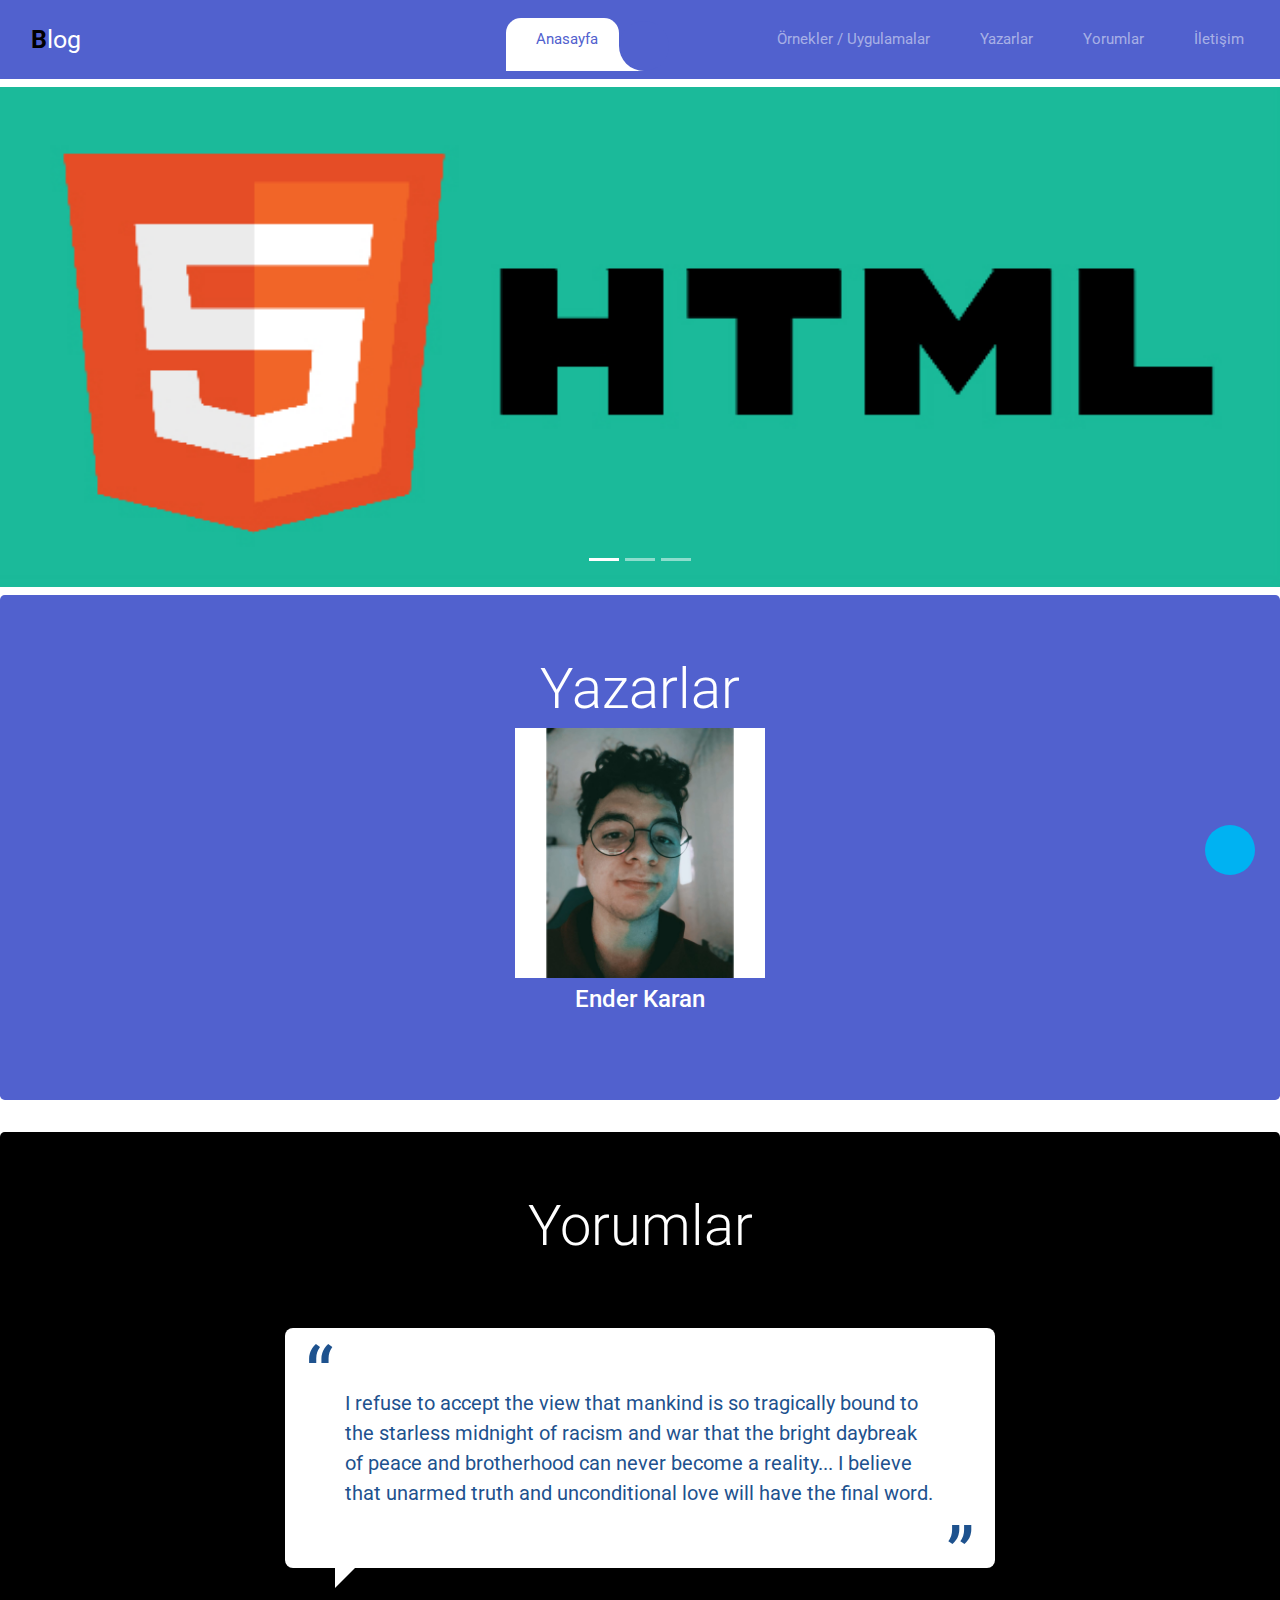
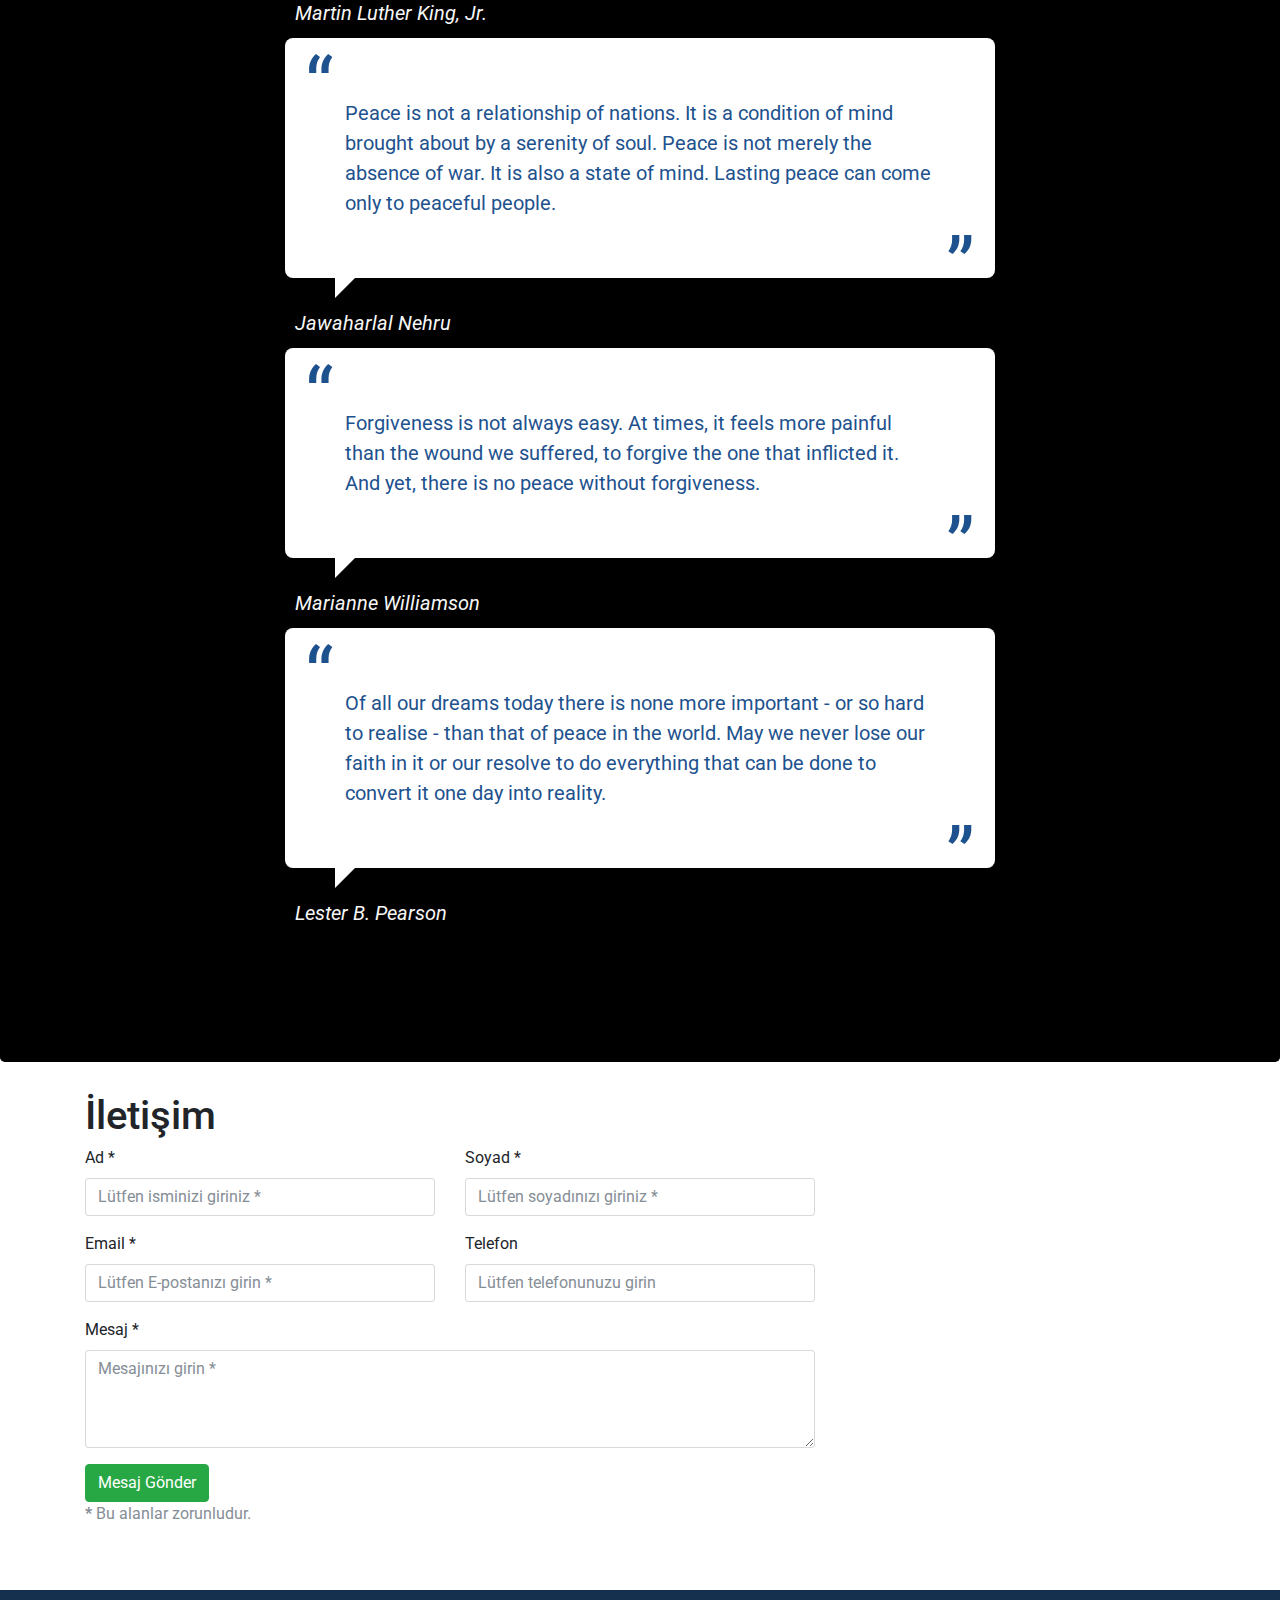
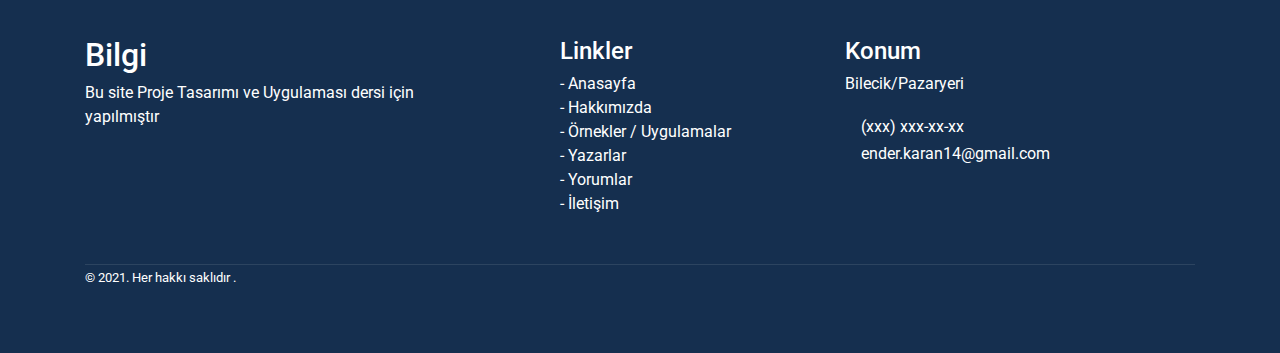
<file: index.html>
<!DOCTYPE html>
<html lang="en">
    <head>
        <meta charset="UTF-8">
        <meta http-equiv="X-UA-Compatible" content="IE=edge">
        <meta name="viewport" content="width=device-width, initial-scale=1.0">
        <!-- Font awesome -->
        <link rel="stylesheet" href="https://cdnjs.cloudflare.com/ajax/libs/font-awesome/6.0.0-beta3/css/all.min.css" integrity="sha512-Fo3rlrZj/k7ujTnHg4CGR2D7kSs0v4LLanw2qksYuRlEzO+tcaEPQogQ0KaoGN26/zrn20ImR1DfuLWnOo7aBA==" crossorigin="anonymous" referrerpolicy="no-referrer" />
        <!-- CSS -->
        <link rel="stylesheet" href="/css/style.css">
        <!-- Bootstrap CSS -->
        <link rel="stylesheet" href="css/bootstrap.css">
        <!-- Favicon -->
        <link rel="icon" href="/images/icon.jpg" type="image/x-icon" />
        <!-- Bootstrap Js -->
        <script src="https://ajax.googleapis.com/ajax/libs/jquery/3.3.1/jquery.min.js"></script>
        <script src="js/popper.js"></script>
        <script src="js/bootstrap.min.js"></script>
        
        <title>Blog</title>
    </head>
<body>
    <!-- Navbar -->
    <nav class="navbar navbar-expand-custom navbar-mainbg">
        <a class="navbar-brand navbar-logo" href="#"><span class="logo-renk">B</span>log</a>
        <button class="navbar-toggler" type="button" aria-controls="navbarSupportedContent" data-toggle="collapse" data-target="#navbarSupportedContent" aria-expanded="false" aria-label="Toggle navigation">
        <i class="fas fa-bars text-white"></i>
        </button>
        <div class="collapse navbar-collapse" id="navbarSupportedContent">
            <ul class="navbar-nav ml-auto">
                <div class="hori-selector"><div class="left"></div><div class="right"></div></div>
                <li class="nav-item">
                    <a class="nav-link" href="index.html"><i class="fas fa-home"></i>Anasayfa</a>
                </li>
                <li class="nav-item active">
                    <a class="nav-link" href="hakkimizda.html"><i class="far fa-address-book"></i>Hakkımızda</a>
                </li>
                <li class="nav-item">
                    <a class="nav-link" href="uygulamalar.html"><i class="far fa-clone"></i>Örnekler / Uygulamalar</a>
                </li>
                <li class="nav-item">
                    <a class="nav-link" href="#yazarlar" onclick="smoothScroll(document.getElementById('yazarlar'))"><i class="far fa-user"></i>Yazarlar</a>
                </li>
                <li class="nav-item">
                    <a class="nav-link" href="#yorumlar" onclick="smoothScroll(document.getElementById('yorumlar'))"><i class="far fa-comments"></i>Yorumlar</a>
                </li>
                <li class="nav-item">
                    <a class="nav-link" href="#iletisim" onclick="smoothScroll(document.getElementById('iletisim'))"><i class="far fa-chart-bar"></i>İletişim</a>
                </li>
            </ul>
        </div>
    </nav>
    <!-- Navbar end -->
    <!-- Progress Bar -->
    <div id="progress-bar"></div>
    <!-- Progress Bar End-->
    
    <!-- Slider -->
    <div id="carouselExampleIndicators" class="carousel slide mt-2" data-ride="carousel">
        <ol class="carousel-indicators">
          <li data-target="#carouselExampleIndicators" data-slide-to="0" class="active"></li>
          <li data-target="#carouselExampleIndicators" data-slide-to="1"></li>
          <li data-target="#carouselExampleIndicators" data-slide-to="2"></li>
        </ol>
        <div class="carousel-inner">
          <div class="carousel-item active">
            <img src="/images/htm.jpg" class="d-block w-100" width="500" height="500" alt="...">
          </div>
          <div class="carousel-item">
            <img src="/images/css.jpg" width="500" height="500" class="d-block w-100" alt="...">
          </div>
          <div class="carousel-item">
            <img src="/images/Javascript-programming-language.jpg" width="500" height="500" class="d-block w-100" alt="...">
          </div>
        </div>
      </div>
    <!-- Slider End-->
    
    <!-- Yazarlar -->
        <div class="yazar" id="yazarlar">
            <div class="jumbotron mt-2 text-white">
                <h1 class="display-4 text-center">Yazarlar</h1>
                <div class="col-md-12 d-flex align-items-center justify-content-around flex-wrap">
                    <div class="col-md-6 mb-3"> 
                      <div class="icons text-center"><img src="/images/IMG-20201114-WA0010.jpg" width="250" height="250" alt=""></div>
                          <h4 class="text-center text-white mt-2">Ender Karan</h4>
                    </div>    
                  </div>
            </div>
        </div>
    <!-- Yazarlar End -->

    <!-- Yorumlar -->
    <div class="jumbotron" id="yorumlar">
        <h1 class="display-4 text-center text-white">Yorumlar</h1>
        <section class="quotes">
            <div class="bubble">
              <blockquote>I refuse to accept the view that mankind is so tragically bound to the starless midnight of racism and war that the bright daybreak of peace and brotherhood can never become a reality... I believe that unarmed truth and unconditional love will have the final word.
           </blockquote>
              <div></div>
              <cite> Martin Luther King, Jr.</cite> </div>
            <div class="bubble">
              <blockquote> Peace is not a relationship of nations. It is a condition of mind brought about by a serenity of soul. Peace is not merely the absence of war. It is also a state of mind. Lasting peace can come only to peaceful people.
          </blockquote>
              <div></div>
              <cite> Jawaharlal Nehru</cite> </div>
            <div class="bubble">
              <blockquote> Forgiveness is not always easy. At times, it feels more painful than the wound we suffered, to forgive the one that inflicted it. And yet, there is no peace without forgiveness.
          </blockquote>
              <div></div>
              <cite> Marianne Williamson</cite> </div>
            <div class="bubble">
              <blockquote>Of all our dreams today there is none more important - or so hard to realise - than that of peace in the world. May we never lose our faith in it or our resolve to do everything that can be done to convert it one day into reality. </blockquote>
              <div></div>
              <cite> Lester B. Pearson</cite> </div>
          </section>
    </div>
    <!-- Yorumlar End -->

    <!-- İletişim -->
    <div class="container" id="iletisim">

        <div class="row">

            <div class="col-lg-8 col-lg-offset-2">
              <h1>İletişim</h1>

                <form id="contact-form" method="post" action="index.html" role="form">

<div class="messages"></div>

<div class="controls">

    <div class="row">
        <div class="col-md-6">
            <div class="form-group">
                <label for="form_name">Ad *</label>
                <input id="form_name" type="text" name="name" class="form-control" placeholder="Lütfen isminizi giriniz *" required="required" data-error="Firstname is required.">
                <div class="help-block with-errors"></div>
            </div>
        </div>
        <div class="col-md-6">
            <div class="form-group">
                <label for="form_lastname">Soyad *</label>
                <input id="form_lastname" type="text" name="surname" class="form-control" placeholder="Lütfen soyadınızı giriniz *" required="required" data-error="Lastname is required.">
                <div class="help-block with-errors"></div>
            </div>
        </div>
    </div>
    <div class="row">
        <div class="col-md-6">
            <div class="form-group">
                <label for="form_email">Email *</label>
                <input id="form_email" type="email" name="email" class="form-control" placeholder="Lütfen E-postanızı girin *" required="required" data-error="Valid email is required.">
                <div class="help-block with-errors"></div>
            </div>
        </div>
        <div class="col-md-6">
            <div class="form-group">
                <label for="form_phone">Telefon</label>
                <input id="form_phone" type="tel" name="phone" class="form-control" placeholder="Lütfen telefonunuzu girin">
                <div class="help-block with-errors"></div>
            </div>
        </div>
    </div>
    <div class="row">
        <div class="col-md-12">
            <div class="form-group">
                <label for="form_message">Mesaj *</label>
                <textarea id="form_message" name="message" class="form-control" placeholder="Mesajınızı girin *" rows="4" required="required" data-error="Please,leave us a message."></textarea>
                <div class="help-block with-errors"></div>
            </div>
        </div>
        <div class="col-md-12">
            <input type="submit" class="btn btn-success btn-send" value="Mesaj Gönder">
        </div>
    </div>
    <div class="row">
        <div class="col-md-12">
            <p class="text-muted"><strong>*</strong> Bu alanlar zorunludur<a href="#" target="_blank"></a>.</p>
        </div>
    </div>
</div>
</form>
            </div>
        </div>
    </div>
<!-- İletişim End -->

<!-- Footer -->
<div class="mt-5 pt-5 pb-5 footer">
    <div class="container">
      <div class="row">
        <div class="col-lg-5 col-xs-12 about-company">
          <h2>Bilgi</h2>
          <p class="pr-5 text-white-50">Bu site Proje Tasarımı ve Uygulaması dersi için yapılmıştır</p>
          <p><a href="https://www.instagram.com/ender.7895/"><i class="fab fa-instagram mr-1"></i></a><a href="https://www.linkedin.com/in/ender-karan-52303b187/"><i class="fab fa-linkedin"></i></a></p>
        </div>
        <div class="col-lg-3 col-xs-12 links">
          <h4 class="mt-lg-0 mt-sm-3">Linkler</h4>
            <ul class="m-0 p-0">
              <li>- <a href="index.html">Anasayfa</a></li>
              <li>- <a href="hakkimizda.html">Hakkımızda</a></li>
              <li>- <a href="uygulamalar.html">Örnekler / Uygulamalar</a></li>
              <li>- <a href="#yazarlar">Yazarlar</a></li>
              <li>- <a href="#yorumlar">Yorumlar</a></li>
              <li>- <a href="#iletisim">İletişim</a></li>
            </ul>
        </div>
        <div class="col-lg-4 col-xs-12 location">
          <h4 class="mt-lg-0 mt-sm-4">Konum</h4>
          <p>Bilecik/Pazaryeri</p>
          <p class="mb-0"><i class="fa fa-phone mr-3"></i>(xxx) xxx-xx-xx</p>
          <p><i class="fa fa-envelope-o mr-3"></i>ender.karan14@gmail.com</p>
        </div>
      </div>
      <div class="row mt-5">
        <div class="col copyright">
          <p class=""><small class="text-white-50">© 2021. Her hakkı saklıdır .</small></p>
        </div>
      </div>
    </div>
    </div>
    <div id="yukari" onclick="topFunction()">
        <i class="fa fa-arrow-up"></i>
    </div>


    <script src="js/main.js"></script>
</body>
</html>
</file>
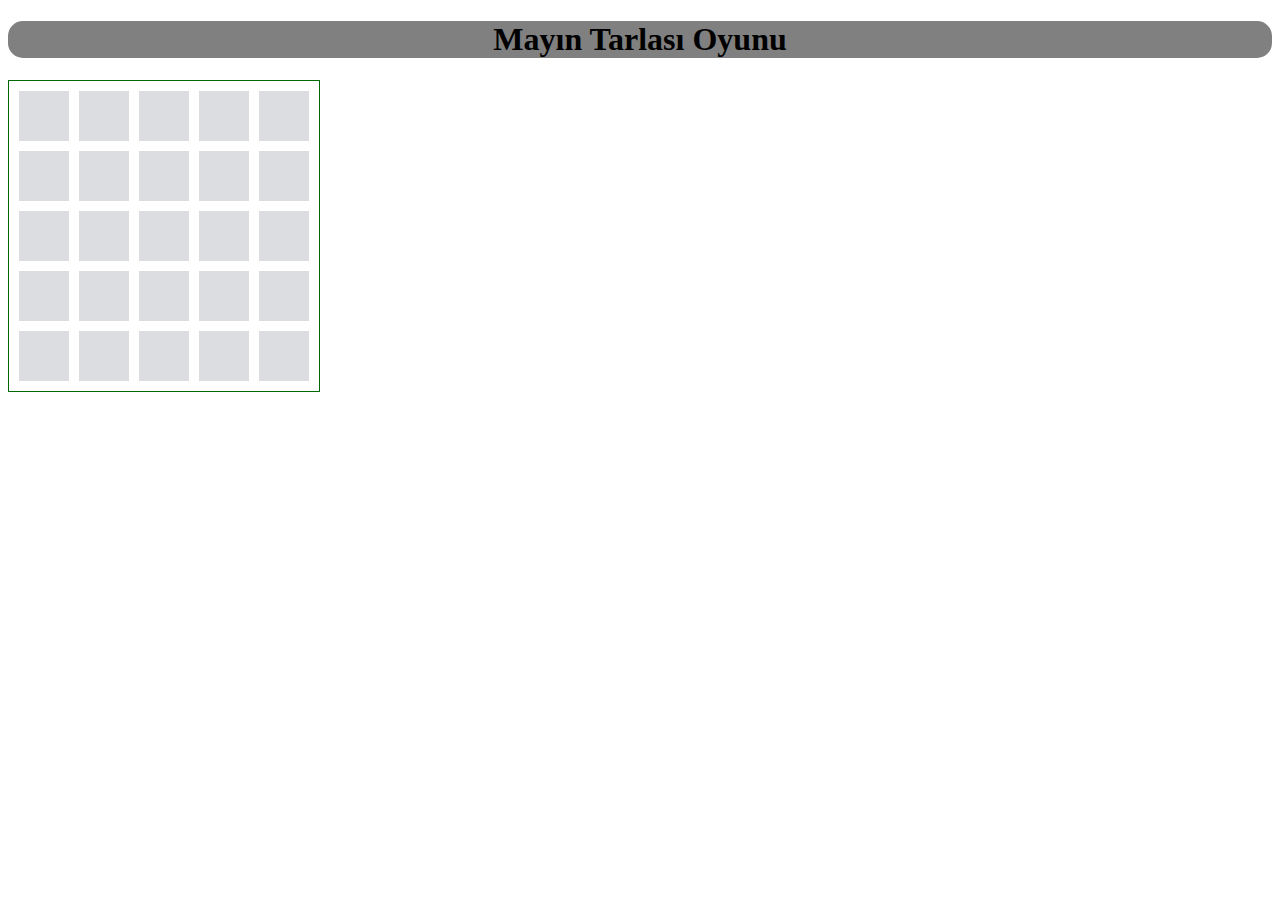
<file: oyunlar/Mayın Tarlası/index.html>
<!DOCTYPE html>
<html lang="en">
<head>
    <meta charset="UTF-8">
    <meta name="viewport" content="width=device-width, initial-scale=1.0">
    <meta http-equiv="X-UA-Compatible" content="ie=edge">
    <link rel="stylesheet" href="https://stackpath.bootstrapcdn.com/bootstrap/4.1.3/css/bootstrap.min.css" 
    integrity="sha384-MCw98/SFnGE8fJT3GXwEOngsV7Zt27NXFoaoApmYm81iuXoPkFOJwJ8ERdknLPMO" crossorigin="anonymous">
    <script src="jquery copy.js"></script>
    <script src="pablo.min copy.js"></script>
    <script src="script.js"></script>
    <title>HTML 5 Oyun</title>
    <style>
        #ground{
            height: 310px;
            width: 310px;
            border:1px solid #060;
            

            display: flex;
            align-items: center;
            justify-content: center;
            
        }
        h1{
            color: black;
            text-align: center;
        }
        .jumbotron{
            background-color: gray;
            border-radius: 15px;
            margin-top: 10px;
        }
    </style>
</head>
<body>
    <div class="container">
        <div class="jumbotron"><h1> Mayın Tarlası Oyunu</h1></div>
        <div id="ground"></div>
    </div>
</body>
</html>
</file>
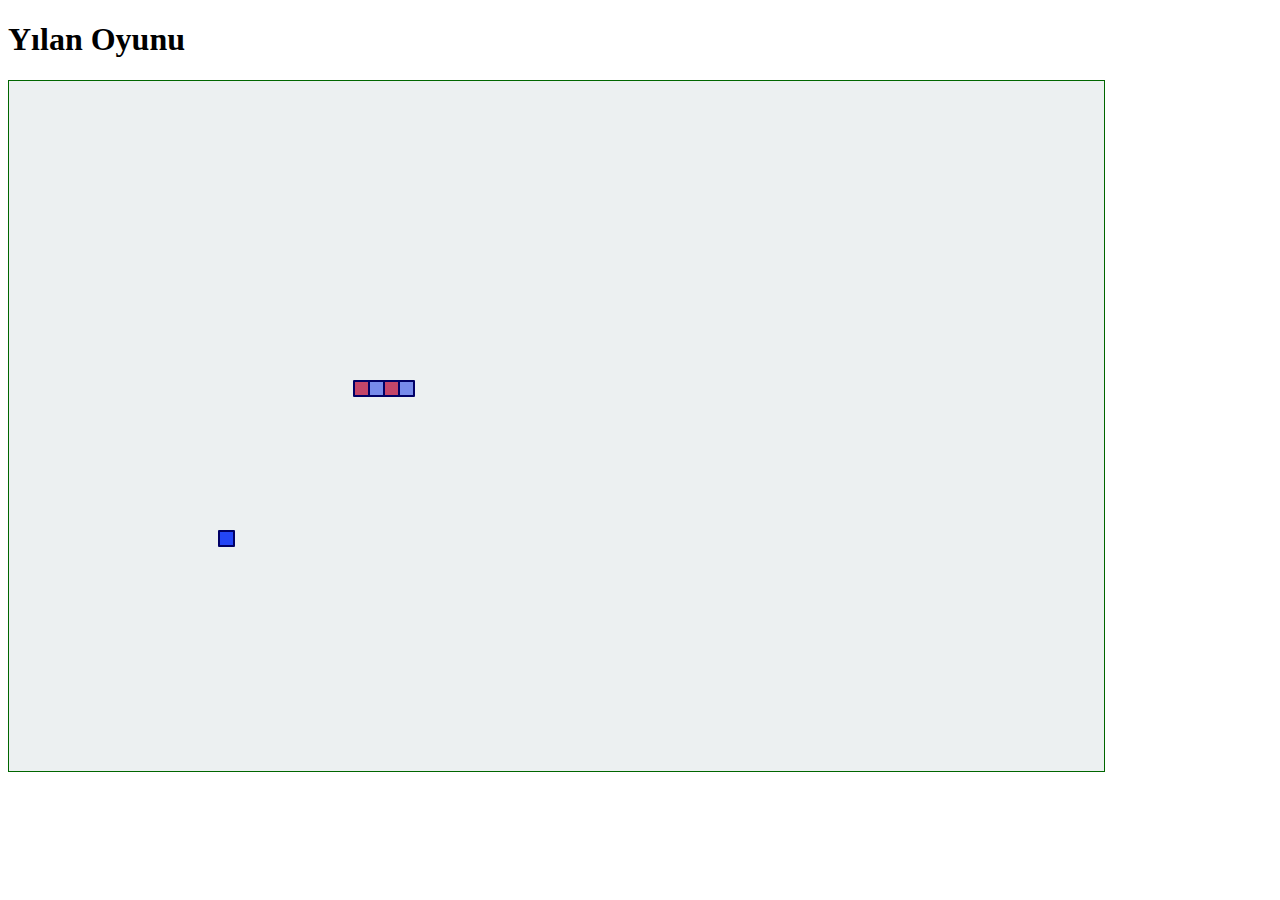
<file: oyunlar/Yılan Oyunu/index.html>
<!DOCTYPE html>
<html lang="en">
<head>
    <meta charset="UTF-8">
    <meta name="viewport" content="width=device-width, initial-scale=1.0">
    <meta http-equiv="X-UA-Compatible" content="ie=edge">
    <link rel="stylesheet" href="https://stackpath.bootstrapcdn.com/bootstrap/4.1.3/css/bootstrap.min.css" 
    integrity="sha384-MCw98/SFnGE8fJT3GXwEOngsV7Zt27NXFoaoApmYm81iuXoPkFOJwJ8ERdknLPMO" crossorigin="anonymous">
    <script src="jquery.js"></script>
    <script src="pablo.js"></script>
    <script src="script.js"></script>
    <title>Yılan Oyunu</title>
    <style>
        #ground{
            height: 690px;
            width: 1095px;
            border: 1px solid #060;
            background-color: #ecf0f1;
        }
    </style>
</head>
<body>
    <div class="container">
        <div class="jumbotron text-center text-primary">
            <h1>Yılan Oyunu</h1>
        </div>
        <div id="ground"></div>
    </div>
</body>
</html>
</file>
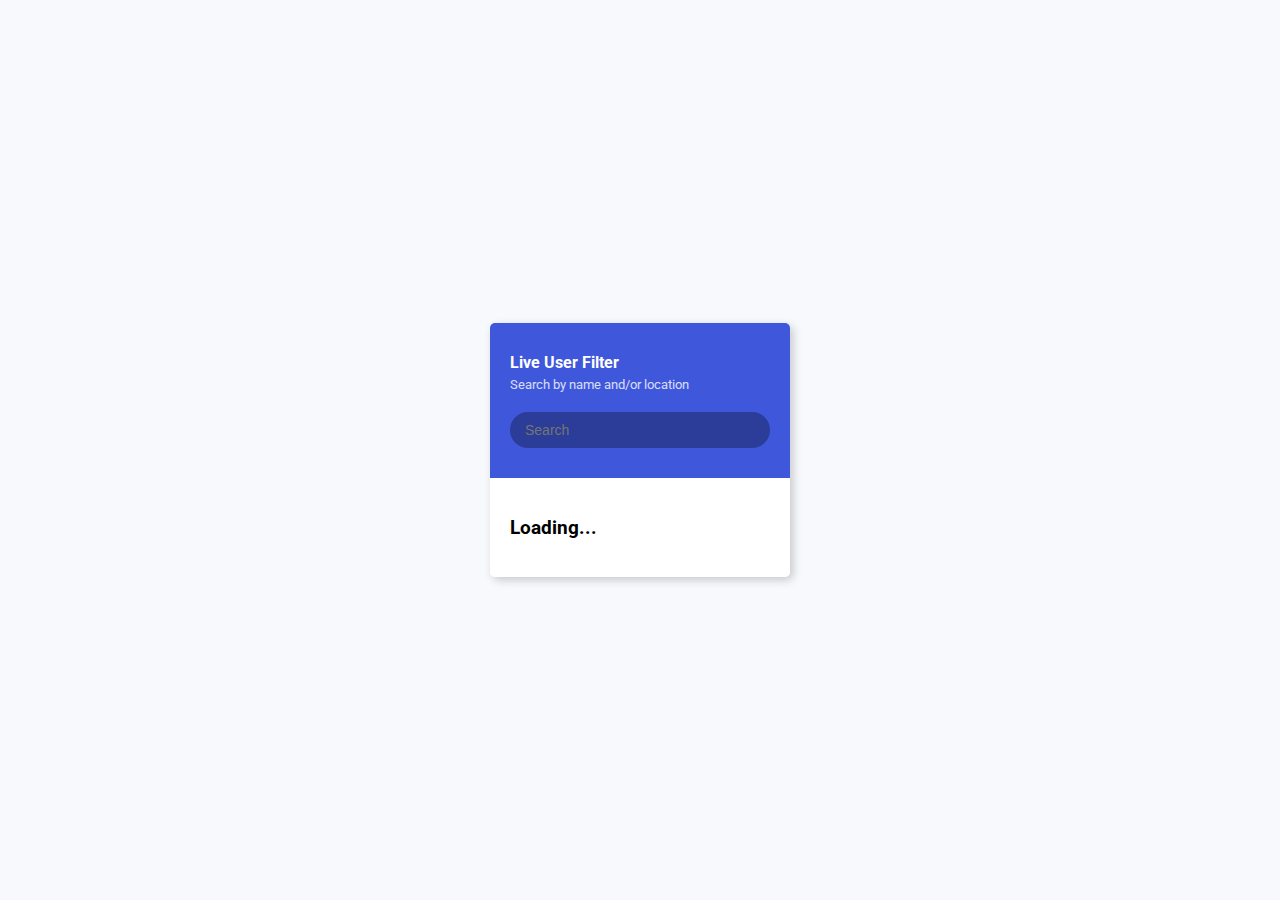
<file: uygulamalar/Arama Filtresi/index.html>
<!DOCTYPE html>
<html lang="en">
<head>
    <meta charset="UTF-8">
    <meta http-equiv="X-UA-Compatible" content="IE=edge">
    <link rel="stylesheet" href="style.css">
    <meta name="viewport" content="width=device-width, initial-scale=1.0">
    <title>Document</title>
</head>
<body>
    <div class="container">
        <header class="header">
            <h4 class="title">Live User Filter</h4>
            <small class="subtitle">Search by name and/or location</small>
            <input type="text" id="filter" placeholder="Search">
        </header>
        <ul id="result" class="user-list">
            <li>
                <h3>Loading...</h3>
            </li>
        </ul>
    </div>
    <script src="main.js"></script>
</body>
</html>
</file>
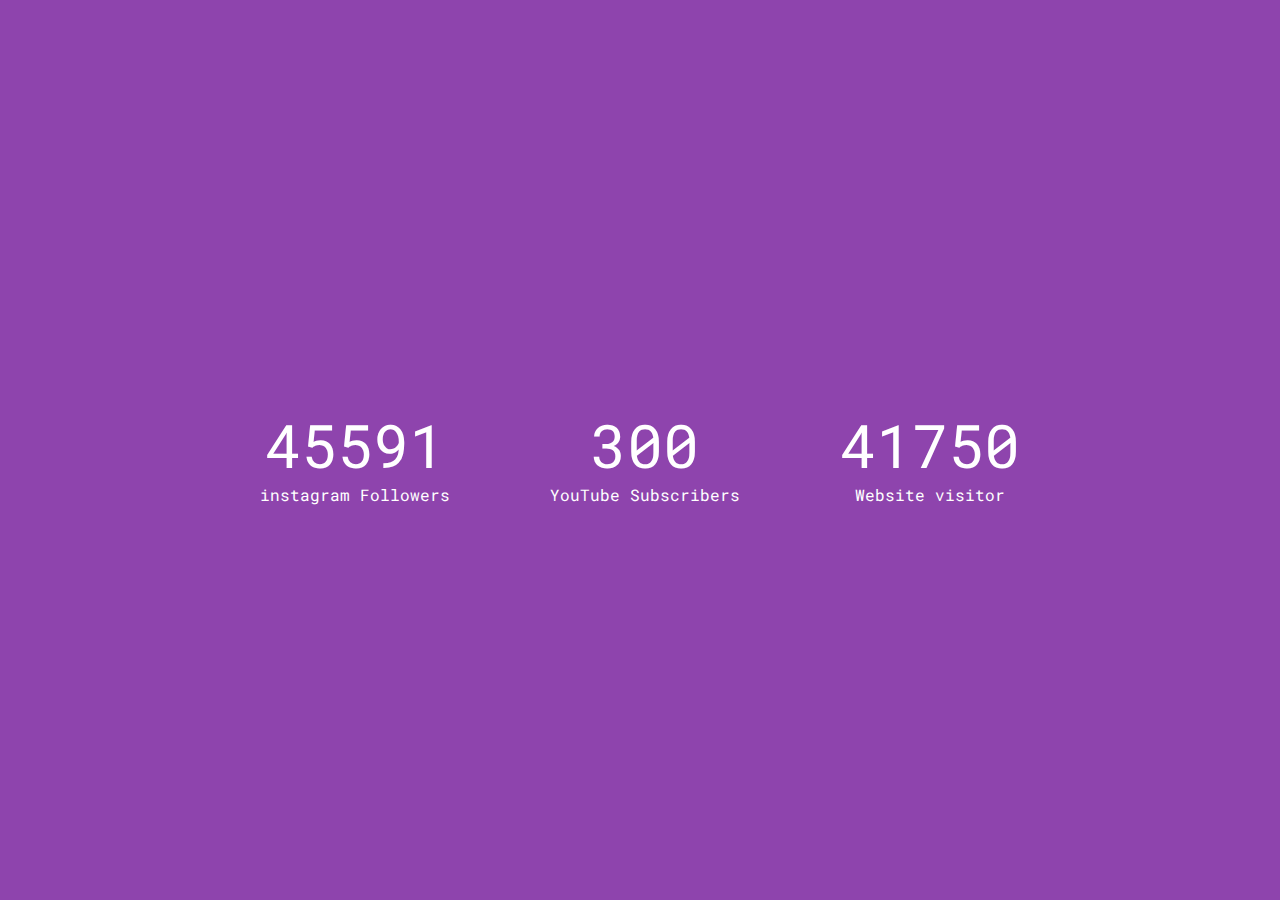
<file: uygulamalar/Artış Sayacı/index.html>
<!DOCTYPE html>
<html lang="en">
<head>
    <meta charset="UTF-8">
    <meta http-equiv="X-UA-Compatible" content="IE=edge">
    <link rel="stylesheet" href="https://cdnjs.cloudflare.com/ajax/libs/font-awesome/5.14.0/css/all.min.css" integrity="sha512-1PKOgIY59xJ8Co8+NE6FZ+LOAZKjy+KY8iq0G4B3CyeY6wYHN3yt9PW0XpSriVlkMXe40PTKnXrLnZ9+fkDaog==" crossorigin="anonymous" />  
   <link rel="stylesheet" href="style.css" />  
    <meta name="viewport" content="width=device-width, initial-scale=1.0">
    <title>Document</title>
</head>
<body>
    <div class="counter-container">  
        <i class="fab fab fa-instagram fa-3x"></i>  
        <div class="counter" data-target="54600"></div>  
        <span>instagram Followers</span>  
       </div>  
       <div class="counter-container">  
        <i class="fab fa-youtube fa-3x"></i>  
        <div class="counter" data-target="300"></div>  
        <span>YouTube Subscribers</span>  
       </div>  
       <div class="counter-container">  
        <i class="fab far fa-eye fa-3x"></i>  
        <div class="counter" data-target="50000"></div>  
        <span>Website visitor</span>  
       </div>
       <script src="main.js"></script>  
</body>
</html>
</file>
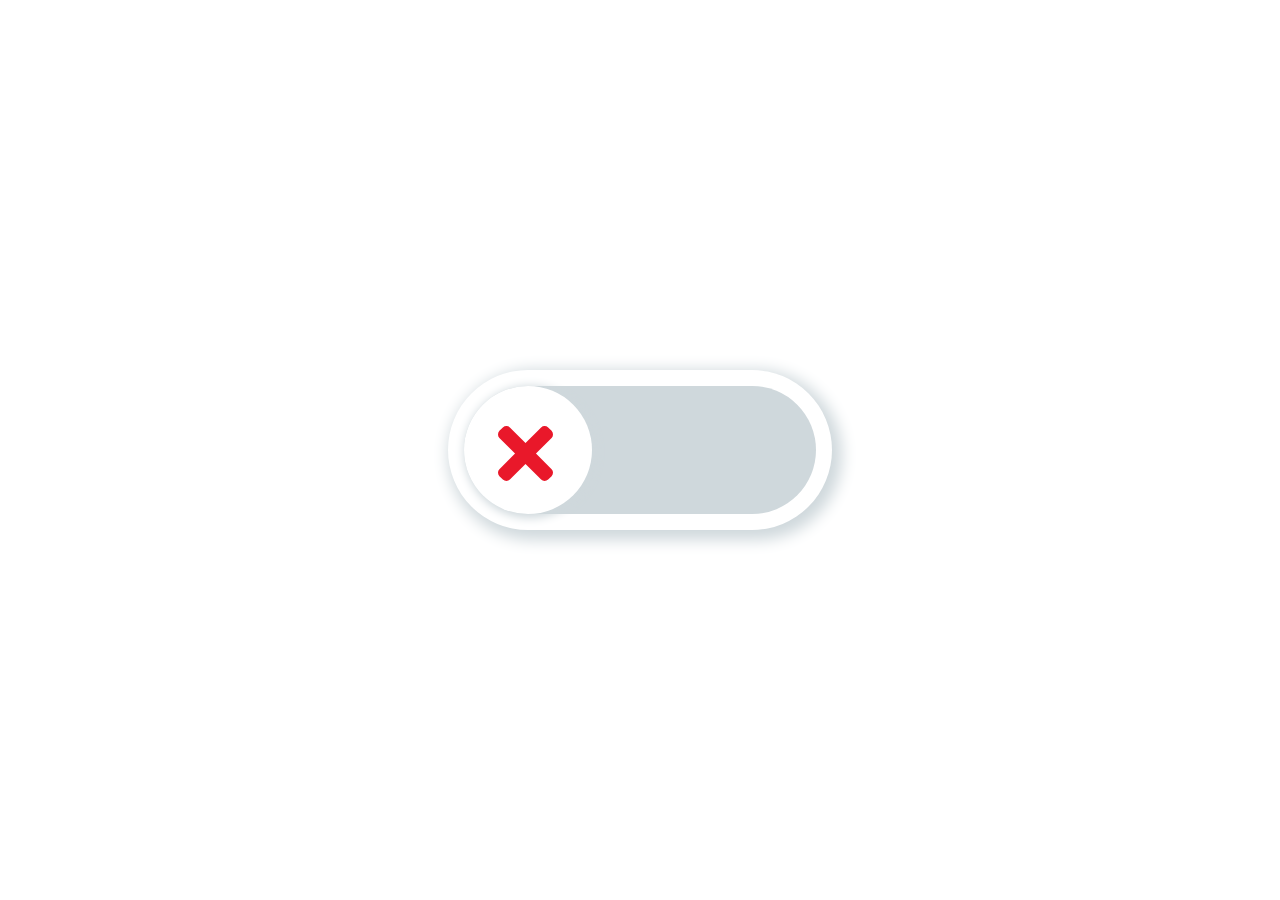
<file: uygulamalar/Html css ile toggle switch yapımı/index.html>
<!DOCTYPE html>
<html lang="en">
<head>
    <meta charset="UTF-8">
    <meta http-equiv="X-UA-Compatible" content="IE=edge">
    <link rel="stylesheet" href="style.css">
    <link href="https://use.fontawesome.com/releases/v5.0.1/css/all.css" rel="stylesheet">
    <meta name="viewport" content="width=device-width, initial-scale=1.0">
    <title>Html css ile toggle switch yapımı</title>
</head>
<body>
    <div class="switch-container">
        <input type="checkbox" name="" id="switch">
        <label for="switch"></label>
        <div class="switch-color"></div>
    </div>
</body>
</html>
</file>
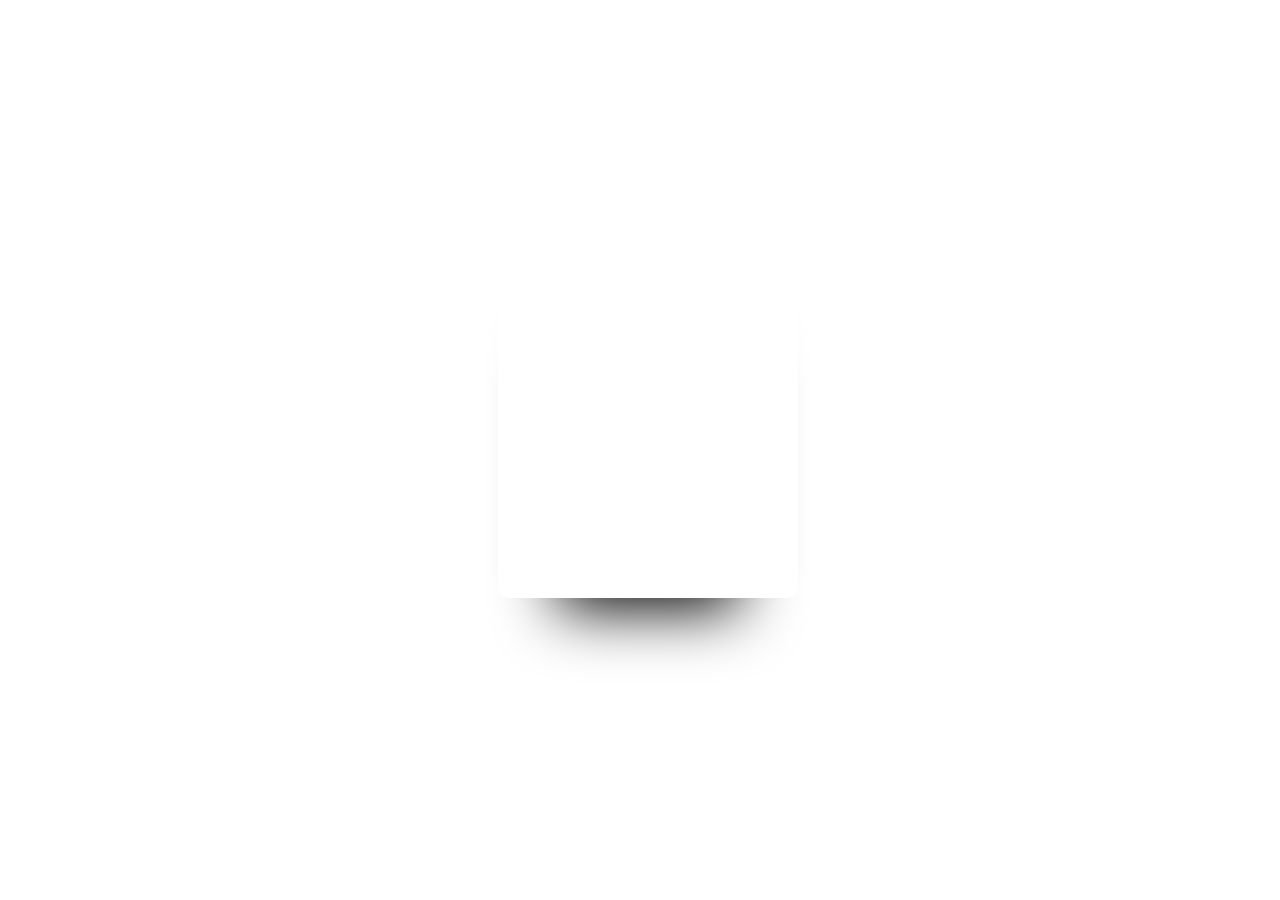
<file: uygulamalar/Html Css İle Profil Kartı Yapımı/index.html>
<!DOCTYPE html>
<html lang="en">
<head>
    <meta charset="UTF-8">
    <meta http-equiv="X-UA-Compatible" content="IE=edge">
    <link rel="stylesheet" href="style.css">
    <link rel="stylesheet" href=" https://maxcdn.bootstrapcdn.com/font-awesome/4.7.0/css/font-awesome.min.css
">
    <meta name="viewport" content="width=device-width, initial-scale=1.0">
    <title>Html Css İle Profil Kartı Yapımı</title>
</head>
<body>
    <div class="container">
        <div class="card card0">
            <div class="border">
                <h2>Ender Karan</h2>
                <div class="icons">
                    <i class="fa fa-codepen" aria-hidden="true"></i>
                    <i class="fa fa-instagram" aria-hidden="true"></i>
                    <i class="fa fa-dribbble" aria-hidden="true"></i>
                    <i class="fa fa-twitter" aria-hidden="true"></i>
                    <i class="fa fa-facebook" aria-hidden="true"></i>
                </div>
            </div>
        </div>
    </div>
</body>
</html>
</file>
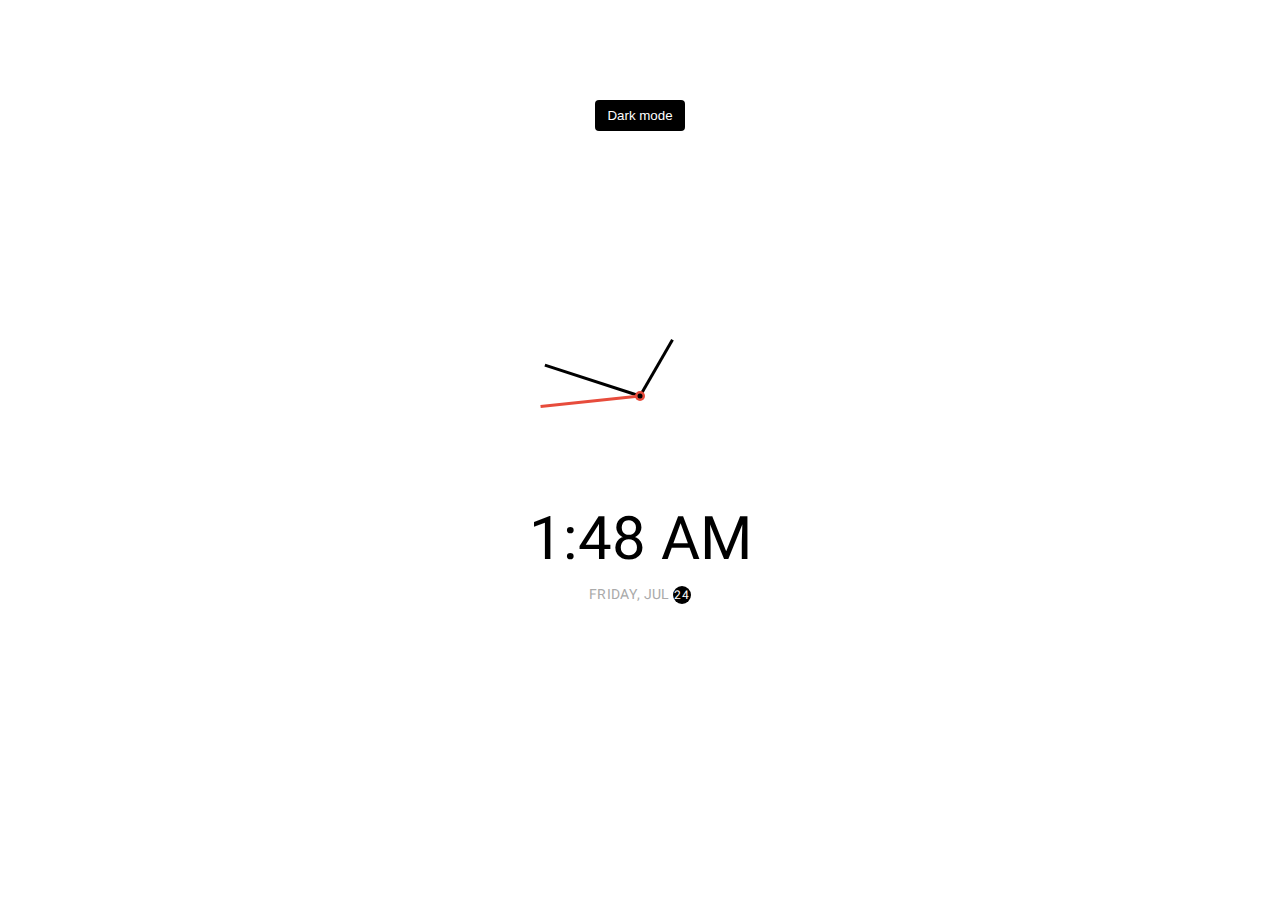
<file: uygulamalar/Html css javascript ile saat yapımı/index.html>
<!DOCTYPE html>
<html lang="en">
<head>
    <meta charset="UTF-8">
    <meta http-equiv="X-UA-Compatible" content="IE=edge">
    <link rel="stylesheet" href="style.css">
    <meta name="viewport" content="width=device-width, initial-scale=1.0">
    <title>Document</title>
</head>
<body>
    <button class="toggle">Dark mode</button>  
   <div class="clock-container">  
    <div class="clock">  
     <div class="needle hour"></div>  
     <div class="needle minute"></div>  
     <div class="needle second"></div>  
     <div class="center-point"></div>  
    </div>  
    <div class="time"></div>  
    <div class="date"></div>  
   </div>  

   <script src="script.js"></script>
</body>
</html>
</file>
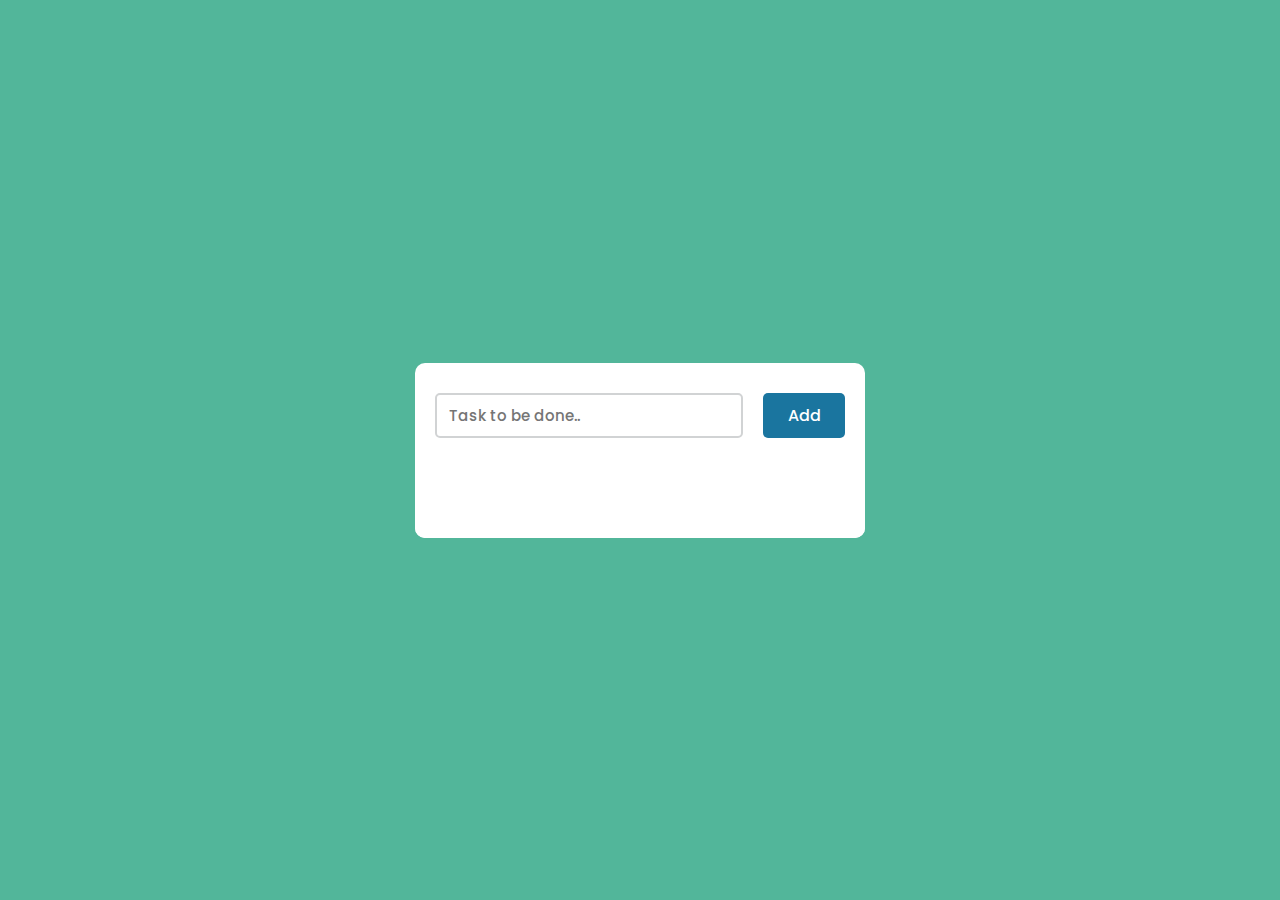
<file: uygulamalar/Html Css Javascript İle To Do List Yapımı-2/index.html>
<!DOCTYPE html>
<html lang="en">
<head>
    <meta charset="UTF-8">
    <meta http-equiv="X-UA-Compatible" content="IE=edge">
    <link rel="stylesheet" href="style.css">
    <link rel="stylesheet" href="https://cdnjs.cloudflare.com/ajax/libs/font-awesome/5.15.2/css/all.min.css">
    <meta name="viewport" content="width=device-width, initial-scale=1.0">
    <title>Html Css Javascript İle To Do List Yapımı-2</title>
</head>
<body>
    <div class="container">
        <div id="newtask">
            <input type="text" placeholder="Task to be done..">
            <button id="push">Add</button>
        </div>
        <div id="tasks-list"></div>
    </div>

    <script src="script.js"></script>
</body>
</html>
</file>
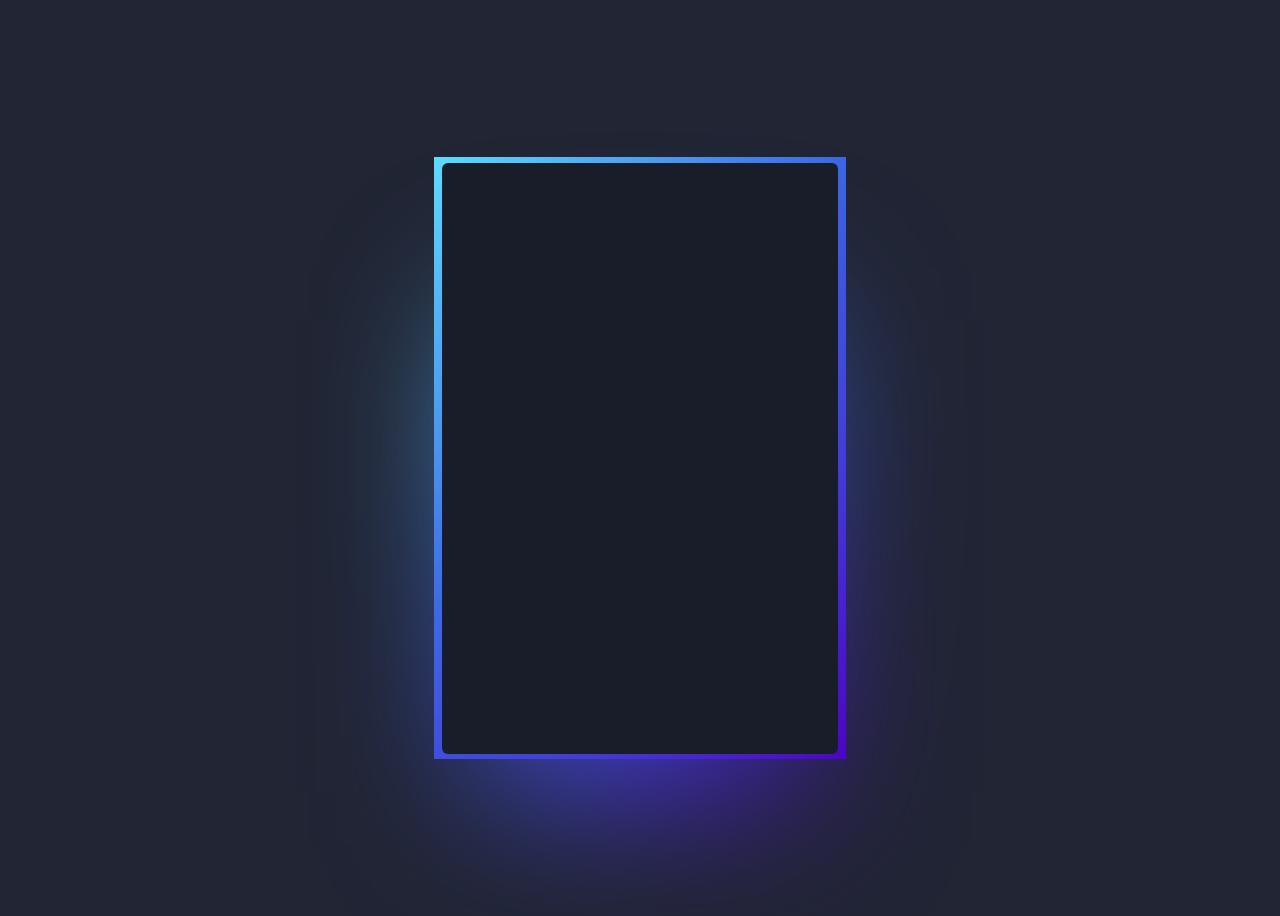
<file: uygulamalar/Magic card effect/index.html>
<!DOCTYPE html>
<html lang="en">
<head>
    <meta charset="UTF-8">
    <meta http-equiv="X-UA-Compatible" content="IE=edge">
    <meta name="viewport" content="width=device-width, initial-scale=1.0">
    <link rel="stylesheet" href="style.css">
    <title>Magic card effect</title>
</head>
<body>
    <div class="card">
        Ender Karan
    </div>
</body>
</html>
</file>
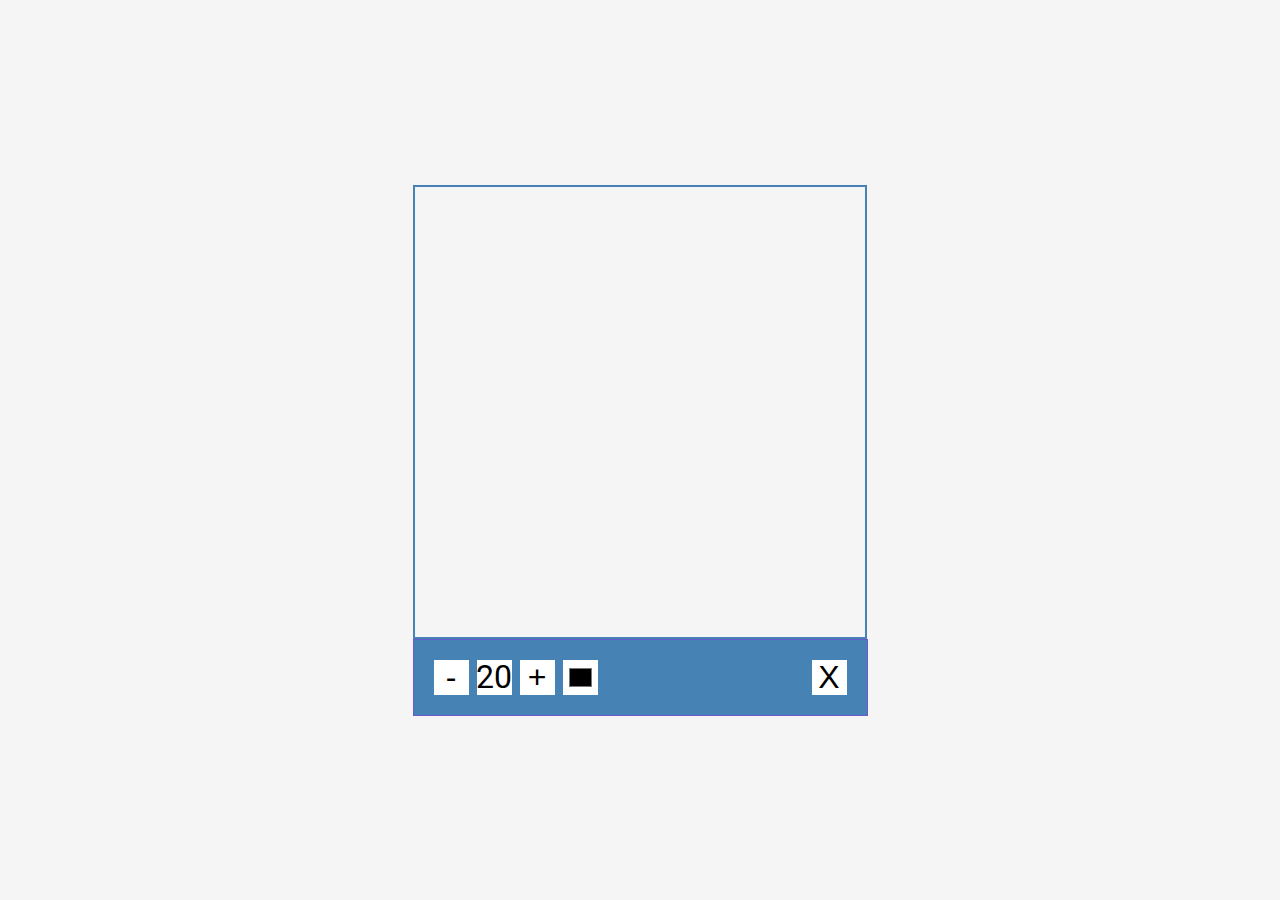
<file: uygulamalar/Çizgi Tableti/index.html>
<!DOCTYPE html>
<html lang="en">
<head>
    <meta charset="UTF-8">
    <meta http-equiv="X-UA-Compatible" content="IE=edge">
    <link rel="stylesheet" href="style.css">
    <meta name="viewport" content="width=device-width, initial-scale=1.0">
    <title>Çizgi Tableti</title>
</head>
<body>
    <canvas id="canvas" width="450" height="450"></canvas>
    <div class="toolbox">
        <button id="decrease">-</button>
        <span id="size">20</span>
        <button id="increase">+</button>
        <input type="color" id="color">
        <button id="clear">X</button>
    </div>

    <script src="main.js"></script>
</body>
</html>
</file>
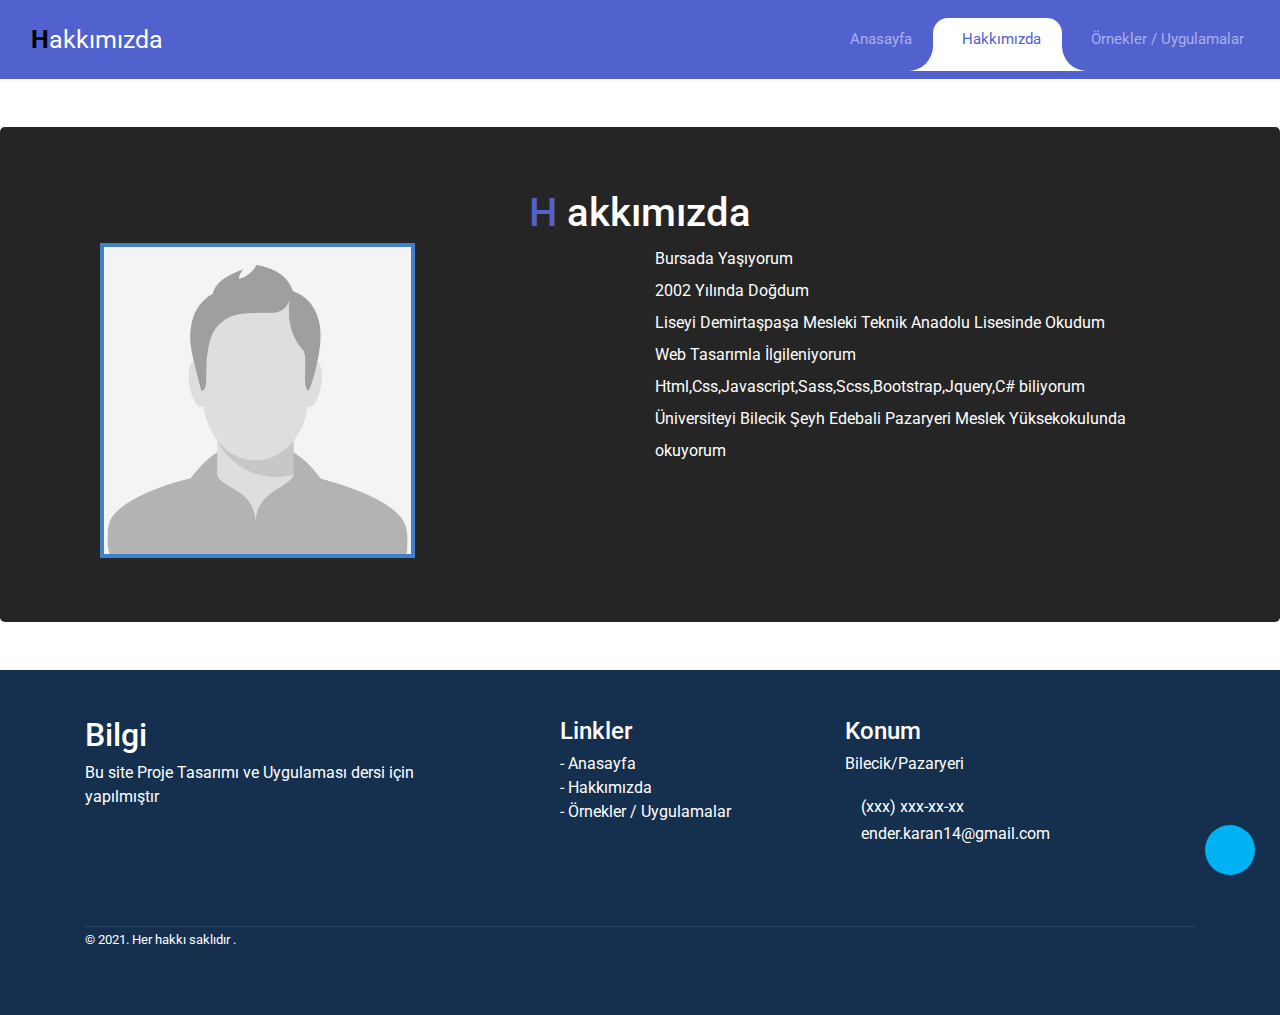
<file: hakkimizda.html>
<!DOCTYPE html>
<html lang="en">
    <head>
        <meta charset="UTF-8">
        <meta http-equiv="X-UA-Compatible" content="IE=edge">
        <meta name="viewport" content="width=device-width, initial-scale=1.0">
        <!-- Font awesome -->
        <link rel="stylesheet" href="https://cdnjs.cloudflare.com/ajax/libs/font-awesome/6.0.0-beta3/css/all.min.css" integrity="sha512-Fo3rlrZj/k7ujTnHg4CGR2D7kSs0v4LLanw2qksYuRlEzO+tcaEPQogQ0KaoGN26/zrn20ImR1DfuLWnOo7aBA==" crossorigin="anonymous" referrerpolicy="no-referrer" />
        <!-- CSS -->
        <link rel="stylesheet" href="/css/style.css">
        <!-- Bootstrap CSS -->
        <link rel="stylesheet" href="css/bootstrap.css">
         <!-- Favicon -->
         <link rel="icon" href="/images/icon.jpg" type="image/x-icon" />
        <!-- Bootstrap Js -->
        <script src="js/jquery.js"></script>
        <script src="js/popper.js"></script>
        <script src="js/bootstrap.min.js"></script>
        <script src="js/main.js"></script>
        <title>Hakkımızda</title>
    </head>
<body>
    <!-- Navbar -->
    <nav class="navbar navbar-expand-custom navbar-mainbg">
        <a class="navbar-brand navbar-logo" href="#"><span class="logo-renk">H</span>akkımızda</a>
        <button class="navbar-toggler" type="button" aria-controls="navbarSupportedContent" data-toggle="collapse" data-target="#navbarSupportedContent" aria-expanded="false" aria-label="Toggle navigation">
        <i class="fas fa-bars text-white"></i>
        </button>
        <div class="collapse navbar-collapse" id="navbarSupportedContent">
            <ul class="navbar-nav ml-auto">
                <div class="hori-selector"><div class="left"></div><div class="right"></div></div>
                <li class="nav-item">
                    <a class="nav-link" href="index.html"><i class="fas fa-home"></i>Anasayfa</a>
                </li>
                <li class="nav-item active">
                    <a class="nav-link" href="hakkimizda.html"><i class="far fa-address-book"></i>Hakkımızda</a>
                </li>
                <li class="nav-item">
                    <a class="nav-link" href="uygulamalar.html"><i class="far fa-clone"></i>Örnekler / Uygulamalar</a>
                </li>
            </ul>
        </div>
    </nav>
    <!-- Navbar end -->
    <!-- Progress Bar -->
    <div id="progress-bar"></div>
    <!-- Progress Bar End-->
    <!-- Hakkımızda -->
        <div class="hakkimizda">
            <div class="jumbotron mt-5">
                <h1 class="text-white text-center"><span class="renk">H</span> akkımızda</h1>
                <div class="container">
                    <div class="row">
                        <div class="col-sm-12">
                            <div class="col-sm-6 float-left">
                                <img class="imgs img-fluid" src="/images/profil.jpg" alt="">
                            </div>
                            <div class="col-sm-6 text-white float-left d-flex align-items-center justify-content-center" id="bosluk">
                                <p>Bursada Yaşıyorum <br>
                                2002 Yılında Doğdum <br>
                                Liseyi Demirtaşpaşa Mesleki Teknik Anadolu Lisesinde Okudum <br>
                                Web Tasarımla İlgileniyorum <br>
                                Html,Css,Javascript,Sass,Scss,Bootstrap,Jquery,C# biliyorum <br>
                                Üniversiteyi Bilecik Şeyh Edebali Pazaryeri Meslek Yüksekokulunda okuyorum
                                </p>
                            </div>
                        </div>
                    </div>
                </div>
        </div>
        </div>
    <!-- Hakkımızda End -->

    <!-- Footer -->
<div class="mt-5 pt-5 pb-5 footer">
    <div class="container">
      <div class="row">
        <div class="col-lg-5 col-xs-12 about-company">
          <h2>Bilgi</h2>
          <p class="pr-5 text-white-50">Bu site Proje Tasarımı ve Uygulaması dersi için yapılmıştır</p>
          <p><a href="https://www.instagram.com/ender.7895/"><i class="fab fa-instagram mr-1"></i></a><a href="https://www.linkedin.com/in/ender-karan-52303b187/"><i class="fab fa-linkedin"></i></a></p>
        </div>
        <div class="col-lg-3 col-xs-12 links">
          <h4 class="mt-lg-0 mt-sm-3">Linkler</h4>
          <ul class="m-0 p-0">
            <li>- <a href="index.html">Anasayfa</a></li>
            <li>- <a href="hakkimizda.html">Hakkımızda</a></li>
            <li>- <a href="uygulamalar.html">Örnekler / Uygulamalar</a></li>
          </ul>
        </div>
        <div class="col-lg-4 col-xs-12 location">
          <h4 class="mt-lg-0 mt-sm-4">Konum</h4>
          <p>Bilecik/Pazaryeri</p>
          <p class="mb-0"><i class="fa fa-phone mr-3"></i>(xxx) xxx-xx-xx</p>
          <p><i class="fa fa-envelope-o mr-3"></i>ender.karan14@gmail.com</p>
        </div>
      </div>
      <div class="row mt-5">
        <div class="col copyright">
          <p class=""><small class="text-white-50">© 2021. Her hakkı saklıdır .</small></p>
        </div>
      </div>
    </div>
    </div>
    <div id="yukari" onclick="topFunction()">
        <i class="fa fa-arrow-up"></i>
    </div>
</body>
</html>
</file>
<file: css/style.css>
@import url('https://fonts.googleapis.com/css?family=Roboto');

body{
	font-family: 'Roboto', sans-serif;
}
* {
	margin: 0;
	padding: 0;
}
i {
	margin-right: 10px;
}
html{
	scroll-behavior: smooth;
}
/*----------bootstrap-navbar-css------------*/
.navbar-logo{
	padding: 15px;
	font-size: 25px !important;
	color: #fff;
}
.logo-renk{
	color: rgb(0, 0, 0);
	font-weight: bold;
}
.navbar-mainbg{
	background-color: #5161ce;
	padding: 0px;
}
#navbarSupportedContent{
	overflow: hidden;
	position: relative;
}
#navbarSupportedContent ul{
	padding: 0px;
	margin: 0px;
}
#navbarSupportedContent ul li a i{
	margin-right: 10px;
}
#navbarSupportedContent li {
	list-style-type: none;
	float: left;
}
#navbarSupportedContent ul li a{
	color: rgba(255,255,255,0.5);
    text-decoration: none;
    font-size: 15px;
    display: block;
    padding: 20px 20px;
    transition-duration:0.6s;
	transition-timing-function: cubic-bezier(0.68, -0.55, 0.265, 1.55);
    position: relative;
}
#navbarSupportedContent>ul>li.active>a{
	color: #5161ce;
	background-color: transparent;
	transition: all 0.7s;
}
#navbarSupportedContent a:not(:only-child):after {
	content: "\f105";
	position: absolute;
	right: 20px;
	top: 10px;
	font-size: 14px;
	font-family: "Font Awesome 5 Free";
	display: inline-block;
	padding-right: 3px;
	vertical-align: middle;
	font-weight: 900;
	transition: 0.5s;
}
#navbarSupportedContent .active>a:not(:only-child):after {
	transform: rotate(90deg);
}
.hori-selector{
	display:inline-block;
	position:absolute;
	height: 100%;
	top: 0px;
	left: 0px;
	transition-duration:0.6s;
	transition-timing-function: cubic-bezier(0.68, -0.55, 0.265, 1.55);
	background-color: #fff;
	border-top-left-radius: 15px;
	border-top-right-radius: 15px;
	margin-top: 10px;
}
.hori-selector .right,
.hori-selector .left{
	position: absolute;
	width: 25px;
	height: 25px;
	background-color: #fff;
	bottom: 10px;
}
.hori-selector .right{
	right: -25px;
}
.hori-selector .left{
	left: -25px;
}
.hori-selector .right:before,
.hori-selector .left:before{
	content: '';
    position: absolute;
    width: 50px;
    height: 50px;
    border-radius: 50%;
    background-color: #5161ce;
}
.hori-selector .right:before{
	bottom: 0;
    right: -25px;
}
.hori-selector .left:before{
	bottom: 0;
    left: -25px;
}


@media(min-width: 992px){
	.navbar-expand-custom {
	    -ms-flex-flow: row nowrap;
	    flex-flow: row nowrap;
	    -ms-flex-pack: start;
	    justify-content: flex-start;
	}
	.navbar-expand-custom .navbar-nav {
	    -ms-flex-direction: row;
	    flex-direction: row;
	}
	.navbar-expand-custom .navbar-toggler {
	    display: none;
	}
	.navbar-expand-custom .navbar-collapse {
	    display: -ms-flexbox!important;
	    display: flex!important;
	    -ms-flex-preferred-size: auto;
	    flex-basis: auto;
	}
}


@media (max-width: 991px){
	#navbarSupportedContent ul li a{
		padding: 12px 30px;
	}
	.hori-selector{
		margin-top: 0px;
		margin-left: 10px;
		border-radius: 0;
		border-top-left-radius: 25px;
		border-bottom-left-radius: 25px;
	}
	.hori-selector .left,
	.hori-selector .right{
		right: 10px;
	}
	.hori-selector .left{
		top: -25px;
		left: auto;
	}
	.hori-selector .right{
		bottom: -25px;
	}
	.hori-selector .left:before{
		left: -25px;
		top: -25px;
	}
	.hori-selector .right:before{
		bottom: -25px;
		left: -25px;
	}
}
/*navbar end*/
#progress-bar{
  --scrollAmount:0%;
  background-image: linear-gradient(120deg, #088335 0%, #0a8fd1 100%);
  width: var(--scrollAmount);
  height: 12px;
  position: fixed;
  top: 0;
  z-index: 99;
}

/*Yazarlar*/
.yazar .jumbotron{
  background-color: #5161ce !important;
}

/*Yorumlar*/
section {
	width: 60%;
	margin: 70px auto;
   
}
/* Bubble Slider */

.bubble blockquote {
	margin: 10px 10px 0;
	background: #fff;
	padding: 60px;
	position: relative;
	border: none;
	border-radius: 8px;
	font-size: 1.25em;
	color: #1e528e;
}
.bubble blockquote:before, .bubble blockquote:after {
	content: "\201C";
	position: absolute;
	font-size: 80px;
	padding: 10px;
	line-height: 1;
	color: #1e528e;
}
.bubble blockquote:before {
	top: 0;
	left: 10px;
}
.bubble blockquote:after {
	content: "\201D";
	right: 10px;
	bottom: -.5em;
}
.bubble div {
	width: 0;
	height: 0;
	border-left: 0 solid transparent;
	border-right: 20px solid transparent;
	border-top: 20px solid #fff;
	margin: 0 0 0 60px;
	margin-bottom: 10px;
}
.bubble cite {
	padding-left: 20px;
	font-size: 1.25em;
  color:#f7f7f7;
}
.jumbotron{
  background-color: black !important;
}


.footer{
  background: #152F4F;
  color: white;
}
.footer .links ul{
  list-style-type: none;
}
.footer .links li a{
  color: white;
  transition: color 0.2s;
}
.footer .links li a:hover {
  text-decoration: none;
  color: #4180CB;
}
.footer .about-company i {
  font-size: 25px;
}
.footer .about-company a {
  color: white;
  transition: color 0.2s;
}
.footer .about-company a:hover {
  color: #4180CB;
}
.footer .location i {
  font-size: 18px;
}
.footer .copyright p {
  border-top: 1px solid rgba(255, 255, 255, 0.1);
}

.hakkimizda .jumbotron{
	background-color: #252525 !important;
}
.imgs{
	width: 60%;
	height: 60%;
	border: 4px solid #4180CB;
}
#bosluk{
	line-height: 32px;
}
.renk{
	color: #5161ce;
}
.uygulama .jumbotron{
	background-color: #ffffff !important;
}
.grids{
	display: grid;
	grid-template-columns: auto auto auto;
	background-color: #2196F3;
	padding: 10px;
}
.cards-list {
	z-index: 0;
	width: 100%;
	display: flex;
	justify-content: space-around;
	flex-wrap: wrap;
  }
  
  .card {
	margin: 30px auto;
	width: 300px;
	height: 300px;
	border-radius: 40px;
  box-shadow: 5px 5px 30px 7px rgba(0,0,0,0.25), -5px -5px 30px 7px rgba(0,0,0,0.22);
	cursor: pointer;
	transition: 0.4s;
  }
  .card a{
	  text-decoration: none;
	  color: rgb(0, 0, 0);
  }
  .card a:hover{
	  color: white;
	  text-decoration: none;
  }
  
  .card .card_image {
	width: inherit;
	height: inherit;
	border-radius: 40px;
  }
  
  .card .card_image img {
	width: inherit;
	height: inherit;
	border-radius: 40px;
	object-fit: cover;
  }
  
  .card .card_title {
	text-align: center;
	border-radius: 0px 0px 40px 40px;
	font-family: sans-serif;
	font-weight: bold;
	font-size: 30px;
	margin-top: -80px;
	height: 40px;
  }
  
  .card:hover {
	transform: scale(0.9, 0.9);
	box-shadow: 5px 5px 30px 15px rgba(0,0,0,0.25), 
	  -5px -5px 30px 15px rgba(0,0,0,0.22);
  }
  
  .title-white {
	color: white;
  }
  
  .title-black {
	color: black;
  }
  
  @media all and (max-width: 500px) {
	.card-list {
	  /* On small screens, we are no longer using row direction but column */
	  flex-direction: column;
	}
  }


  #yukari{
	position:fixed;
	bottom:25px;
	right:25px;
	background:#00b2f2;
	width:50px;
	height:50px;
	text-align:center;
	line-height: 50px;
	border-radius:35px;
	transition:all .3s ease;
	z-index:999
  }
  #yukari i{
	color:#fff;
	font-size:20px;
  }
  #yukari:hover{
	background-color:#fcb100
  }
</file>
<file: uygulamalar/Arama Filtresi/style.css>
@import url('https://fonts.googleapis.com/css2?family=Roboto:wght@400;700&display=swap');

* {
    box-sizing: border-box;
}

body {
    background-color: #f8f9fd;
    font-family: 'Roboto', sans-serif;
    display: flex;
    align-items: center;
    justify-content: center;
    height: 100vh;
    overflow: hidden;
    margin: 0;
}

.container {
    border-radius: 5px;
    box-shadow: 3px 3px 10px rgba(0, 0, 0, 0.2);
    overflow: hidden;
    width: 300px;
}

.title {
    margin: 0;
}

.subtitle {
    display: inline-block;
    margin: 5px 0 20px;
    opacity: 0.8;
}

.header {
    background-color: #3e57db;
    color: #fff;
    padding: 30px 20px;
}

.header input {
    background-color: rgba(0, 0, 0, 0.3);
    border: 0;
    border-radius: 50px;
    color: #fff;
    font-size: 14px;
    padding: 10px 15px;
    width: 100%;
}

.header input:focus {
    outline: none;
}

.user-list {
    background-color: #fff;
    list-style-type: none;
    margin: 0;
    padding: 0;
    max-height: 400px;
    overflow-y: auto;
}

.user-list li {
    display: flex;
    padding: 20px;
}

.user-list img {
    border-radius: 50%;
    object-fit: cover;
    height: 50px;
    width: 50px;
}

.user-list .user-info {
    margin-left: 10px;
}

.user-list .user-info h4 {
    margin: 0 0 10px;
}

.user-list .user-info p {
    font-size: 12px;
}

.user-list li:not(:last-of-type) {
    border-bottom: 1px solid #eee;
}

.user-list li.hide {
    display: none;
}
</file>
<file: uygulamalar/Artış Sayacı/style.css>
@import url('https://fonts.googleapis.com/css?family=Roboto+Mono&display=swap');  
*{
    box-sizing: border-box;
}
body{
    background-color: #8e44ad;
    color: #fff;
    font-family: 'Roboto Mono', sans-serif; 
    display: flex;
    align-items: center;
    justify-content: center;
    height: 100vh;
    overflow: hidden;
    margin: 0;
}
.counter-container{
    display: flex;
    flex-direction: column;
    justify-content: center;
    text-align: center;
    margin: 30px 50px;
}
.counter{
    font-size: 60px;
    margin-top: 10px;
}
@media (max-width:580px){
    body{
        flex-direction: column;
    }
}
</file>
<file: uygulamalar/Html css ile toggle switch yapımı/style.css>
*{
    margin: 0;
    padding: 0;
    box-sizing: border-box;
}
body{
    display: grid;
    justify-content: center;
    align-items: center;
    height: 100vh;
}
.switch-container{
    width: 24em;
    height: 10em;
    border-radius: 10em;
    box-shadow: 5px 5px 15px 5px #cfd8dc;
    position: relative;
}
input{
    display: none;
}
.switch-color{
    width: 22em;
    height: 8em;
    left: 1em;
    top: 1em;
    background-color: #cfd8dc;
    border-radius: 10em;
    z-index: -1;
    position: absolute;
    transition: all 500ms cubic-bezier(0.34, 1.36, 0.2, 1);
}
label{
    width: 8em;
    height: 8em;
    border-radius: 4em;
    background: white;
    position: absolute;
    top: 1em;
    left: 1em;
    box-shadow: 2px 2px 10px 2px #cfd8dc;
    z-index: 2;
    cursor: pointer;
}

#switch:checked ~ label {
    transform: translatex(14em) rotatez(360deg);
}

#switch:checked ~ .switch-color {
    background: #00e676;
}

#switch ~ label {
    transition: all 1s cubic-bezier(0.34, 1.36, 0.2, 1);
}

label::before {
    font-family: "Font Awesome 5 Free";
    font-weight: 900;
    font-size: 5em;
    content: "\f00d";
    position: absolute;
    left: 0.42em;
    top: 0.3em;
    color: #e9182a;
}

#switch:checked ~ label::before {
    opacity: 0;
}

label::after {
    font-family: "Font Awesome 5 Free";
    font-weight: 900;
    font-size: 5em;
    content: "\f00c";
    position: absolute;
    left: 0.3em;
    top: 0.3em;
    opacity: 0;
    color: #00e676;
}

#switch:checked ~ label::after {
    opacity: 1;
}
</file>
<file: uygulamalar/Html Css İle Profil Kartı Yapımı/style.css>
.container{
    height: 100vh;
    width: 100vw;
    max-height: 800px;
    max-width: 1280px;
    min-height: 600px;
    min-width: 1000px;
    display: flex;
    justify-content: space-around;
    align-items: center;
    margin: 0 auto;
}
.border{
    height: 360px;
    width: 290px;
    background: transparent;
    border-radius: 10px;
    transition: border 1s;
    position: relative;
}
.border:hover{
    border: 1px solid #fff;
}
.card{
    height: 379px;
    width: 300px;
    background: #808080;
    border-radius: 10px;
    transition: background 0.8s;
    overflow: hidden;
    background: #000;
    box-shadow: 0 70px 63px -60px #000;
    display: flex;
    justify-content: center;
    align-items: center;
    position: relative;
}
.card0 {
    background: url("https://i.pinimg.com/736x/8f/a0/51/8fa051251f5ac2d0b756027089fbffde--terry-o-neill-al-pacino.jpg") center center no-repeat;
    background-size: 300px;
}

.card0:hover {
    background: url("https://i.pinimg.com/736x/8f/a0/51/8fa051251f5ac2d0b756027089fbffde--terry-o-neill-al-pacino.jpg") left center no-repeat;
    background-size: 600px;
}

.card0:hover h2 {
    opacity: 1;
}

.card0:hover .fa {
    opacity: 1;
}

.card1 {
    background: url("https://i.pinimg.com/originals/28/d2/e6/28d2e684e7859a0dd17fbd0cea00f8a9.jpg") center center no-repeat;
    background-size: 300px;
}

.card1:hover {
    background: url("https://i.pinimg.com/originals/28/d2/e6/28d2e684e7859a0dd17fbd0cea00f8a9.jpg") left center no-repeat;
    background-size: 600px;
}

.card1:hover h2 {
    opacity: 1;
}

.card1:hover .fa {
    opacity: 1;
}

.card2 {
    background: url("https://i.pinimg.com/originals/ee/85/08/ee850842e68cfcf6e3943c048f45c6d1.jpg") center center no-repeat;
    background-size: 300px;
}

.card2:hover {
    background: url("https://i.pinimg.com/originals/ee/85/08/ee850842e68cfcf6e3943c048f45c6d1.jpg") left center no-repeat;
    background-size: 600px;
}

.card2:hover h2 {
    opacity: 1;
}

.card2:hover .fa {
    opacity: 1;
}

h2{
    font-family: 'Helvetica Neue', Helvetica, Arial, sans-serif;
    color: #fff;
    margin: 20px;
    opacity: 0;
    transition: opacity 1s;
}
.fa{
    opacity: 0;
    transition: opacity 1s;
}
.icons {
    position: absolute;
    fill: #fff;
    color: #fff;
    height: 130px;
    top: 226px;
    width: 50px;
    display: flex;
    flex-direction: column;
    align-items: center;
    justify-content: space-around;
}
</file>
<file: uygulamalar/Html css javascript ile saat yapımı/style.css>
@import url('https://fonts.googleapis.com/css?family=Heebo:300&display=swap');  
 * {  
  box-sizing: border-box;  
 }  
 :root {  
  --primary-color: #000;  
  --secondary-color: #fff;  
 }  
 html {  
  transition: all 0.5s ease-in;  
 }  
 html.dark {  
  --primary-color: #fff;  
  --secondary-color: #333;  
 }  
 html.dark {  
  background-color: #111;  
  color: var(--primary-color);  
 }  
 body {  
  font-family: 'Heebo', sans-serif;  
  display: flex;  
  align-items: center;  
  justify-content: center;  
  height: 100vh;  
  overflow: hidden;  
  margin: 0;  
 }  
 .toggle {  
  cursor: pointer;  
  background-color: var(--primary-color);  
  color: var(--secondary-color);  
  border: 0;  
  border-radius: 4px;  
  padding: 8px 12px;  
  position: absolute;  
  top: 100px;  
 }  
 .toggle:focus {  
  outline: none;  
 }  
 .clock-container {  
  display: flex;  
  flex-direction: column;  
  justify-content: space-between;  
  align-items: center;  
 }  
 .clock {  
  position: relative;  
  width: 200px;  
  height: 200px;  
 }  
 .needle {  
  background-color: var(--primary-color);  
  position: absolute;  
  top: 50%;  
  left: 50%;  
  height: 65px;  
  width: 3px;  
  transform-origin: bottom center;  
  transition: all 0.5s ease-in;  
 }  
 .needle.hour {  
  transform: translate(-50%, -100%) rotate(0deg);  
 }  
 .needle.minute {  
  transform: translate(-50%, -100%) rotate(0deg);  
  height: 100px;  
 }  
 .needle.second {  
  transform: translate(-50%, -100%) rotate(0deg);  
  height: 100px;  
  background-color: #e74c3c;  
 }  
 .center-point {  
  background-color: #e74c3c;  
  width: 10px;  
  height: 10px;  
  position: absolute;  
  top: 50%;  
  left: 50%;  
  transform: translate(-50%, -50%);  
  border-radius: 50%;  
 }  
 .center-point::after {  
  content: '';  
  background-color: var(--primary-color);  
  width: 5px;  
  height: 5px;  
  position: absolute;  
  top: 50%;  
  left: 50%;  
  transform: translate(-50%, -50%);  
  border-radius: 50%;  
 }  
 .time {  
  font-size: 60px;  
 }  
 .date {  
  color: #aaa;  
  font-size: 14px;  
  letter-spacing: 0.3px;  
  text-transform: uppercase;  
 }  
 .date .circle {  
  background-color: var(--primary-color);  
  color: var(--secondary-color);  
  border-radius: 50%;  
  height: 18px;  
  width: 18px;  
  display: inline-flex;  
  align-items: center;  
  justify-content: center;  
  line-height: 18px;  
  transition: all 0.5s ease-in;  
  font-size: 12px;  
 }
</file>
<file: uygulamalar/Html Css Javascript İle To Do List Yapımı-2/style.css>
@import url('https://fonts.googleapis.com/css2?family=Poppins&display=swap');
*,
*:before,
*:after {
    padding: 0;
    margin: 0;
    box-sizing: border-box;
}
body{
    height: 100vh;
    background: #52b69a;
    display: grid;
    justify-content: center;
    align-items: center;
}
.container{
    width: 40%;
    min-width: 450px;
    min-height: 100px;
    background: white;
    border-radius: 10px;
}
#newtask{
    position: relative;
    padding: 30px 20px;
}
#newtask input{
    width: 75%;
    height: 45px;
    font-family: 'Poppins', sans-serif;
    font-size: 15px;
    border: 2px solid #d1d3d4;
    padding: 12px;
    color: #111;
    font-weight: 500;
    position: relative;
    border-radius: 5px;
}
#newtask input:focus{
    outline: none;
    border-color: #0d75ec;
}
#newtask button {
    position: relative;
    float: right;
    width: 20%;
    height: 45px;
    border-radius: 5px;
    font-family: 'Poppins', sans-serif;
    font-weight: 500;
    font-size: 16px;
    background-color: #1a759f;
    border: none;
    color: #ffffff;
    cursor: pointer;
    outline: none;
}

#tasks-list {
    background-color: #ffffff;
    padding: 30px 20px;
    margin-top: 10px;
    border-radius: 10px;
    width: 100%;
    position: relative;
}

.task {
    background-color: #c5e1e6;
    height: 50px;
    margin-bottom: 8px;
    padding: 5px 10px;
    display: flex;
    border-radius: 5px;
    align-items: center;
    justify-content: space-between;
    border: 1px solid #939697;
    cursor: pointer;
}

.task span {
    font-family: 'Poppins', sans-serif;
    font-size: 15px;
    font-weight: 400;
}

.delete {
    background-color: #1a759f;
    color: #ffffff;
    height: 100%;
    width: 40px;
    border-radius: 5px;
    border: none;
    cursor: pointer;
    outline: none;
}


.task .custom-checkbox {
    display: inline-block;
    width: 1em;
    height: 1em;
    background-color: white;
    border: 1px solid #1a759f;
    margin-right: 0.1em;
    border-radius: 50%;
}

.task-completed .custom-checkbox {
    background-color: #6a994e;

}

.task-completed .taskname {
    text-decoration: line-through;
    color: green;
}
</file>
<file: uygulamalar/Magic card effect/style.css>
@property --rotate{
    syntax: "<angle>";
    initial-value: 132deg;
    inherits:false;
}
:root{
    --card-height: 65vh;
    --card-width: calc(var(--card-height) / 1.5);
}

body{
    min-height: 100vh;
    background: #212534;
    display: flex;
    align-items: center;
    justify-content: center;
    font-family: cursive;
}

.card{
    background: #191c29;
    width: var(--card-width);
    height: var(--card-height);
    padding: 3px;
    position: relative;
    border-radius: 6px;
    justify-content: center;
    align-items: center;
    text-align: center;
    display: flex;
    font-size: 1.5em;
    color: rgb(88 199 250 / 0%);
    cursor: pointer;
}
.card:hover{
    color: rgb(88 199 250 / 100%);
    transition: color 1s;
}
.card:hover::before,
.card:hover::after{
    animation: none;
    opacity: 0;
}

.card::before{
    content: "";
    width: 104%;
    height: 102%;
    background-image: linear-gradient(var(--rotate), #5ddcff, #3c67e3 43%, #4e00c2);
    position: absolute;
    z-index: -1;
    top: -1%;
    left: -2%;
    animation: spin 2.5s linear infinite;
}
.card::after{
    content: "";
    position: absolute;
    top: calc(var(--card-height) / 6);
    left: 0;
    right: 0;
    z-index: -1;
    height: 100%;
    width: 100%;
    margin: 0 auto;
    transform: scale(0.8);
    filter: blur(calc(var(--card-height) / 6));
    background-image: linear-gradient(var(--rotate), #5ddcff, #3c67e3 43%, #4e00c2);
    opacity: 1;
    transition: opacity .5s;
    animation: spin 2.5s linear infinite;
}

@keyframes spin{
    0%{
        --rotate: 0deg;
    }
    100%{
        --rotate: 360deg;
    }
}
</file>
<file: uygulamalar/Çizgi Tableti/style.css>
@import url('https://fonts.googleapis.com/css2?family=Roboto&display=swap');

*{
    box-sizing: border-box;
}
body{
    background: #f5f5f5;
    font-family: 'Roboto', sans-serif;
    display: flex;
    flex-direction: column;
    align-items: center;
    justify-content: center;
    height: 100vh;
    margin: 0;
}
canvas{
    border: 2px solid steelblue;
}
.toolbox{
    background: steelblue;
    border: 1px solid slateblue;
    display: flex;
    width: 455px;
    padding: 1rem;
}

.toolbox >*{
    background: #fff;
    border: none;
    display: inline-flex;
    align-items: center;
    justify-content: center;
    font-size: 2rem;
    height: 35px;
    width: 35px;
    margin: .25rem;
    padding: .25rem;
    cursor: pointer;
}
.toolbox >*:last-child{
    margin-left:auto ;
}
</file>
